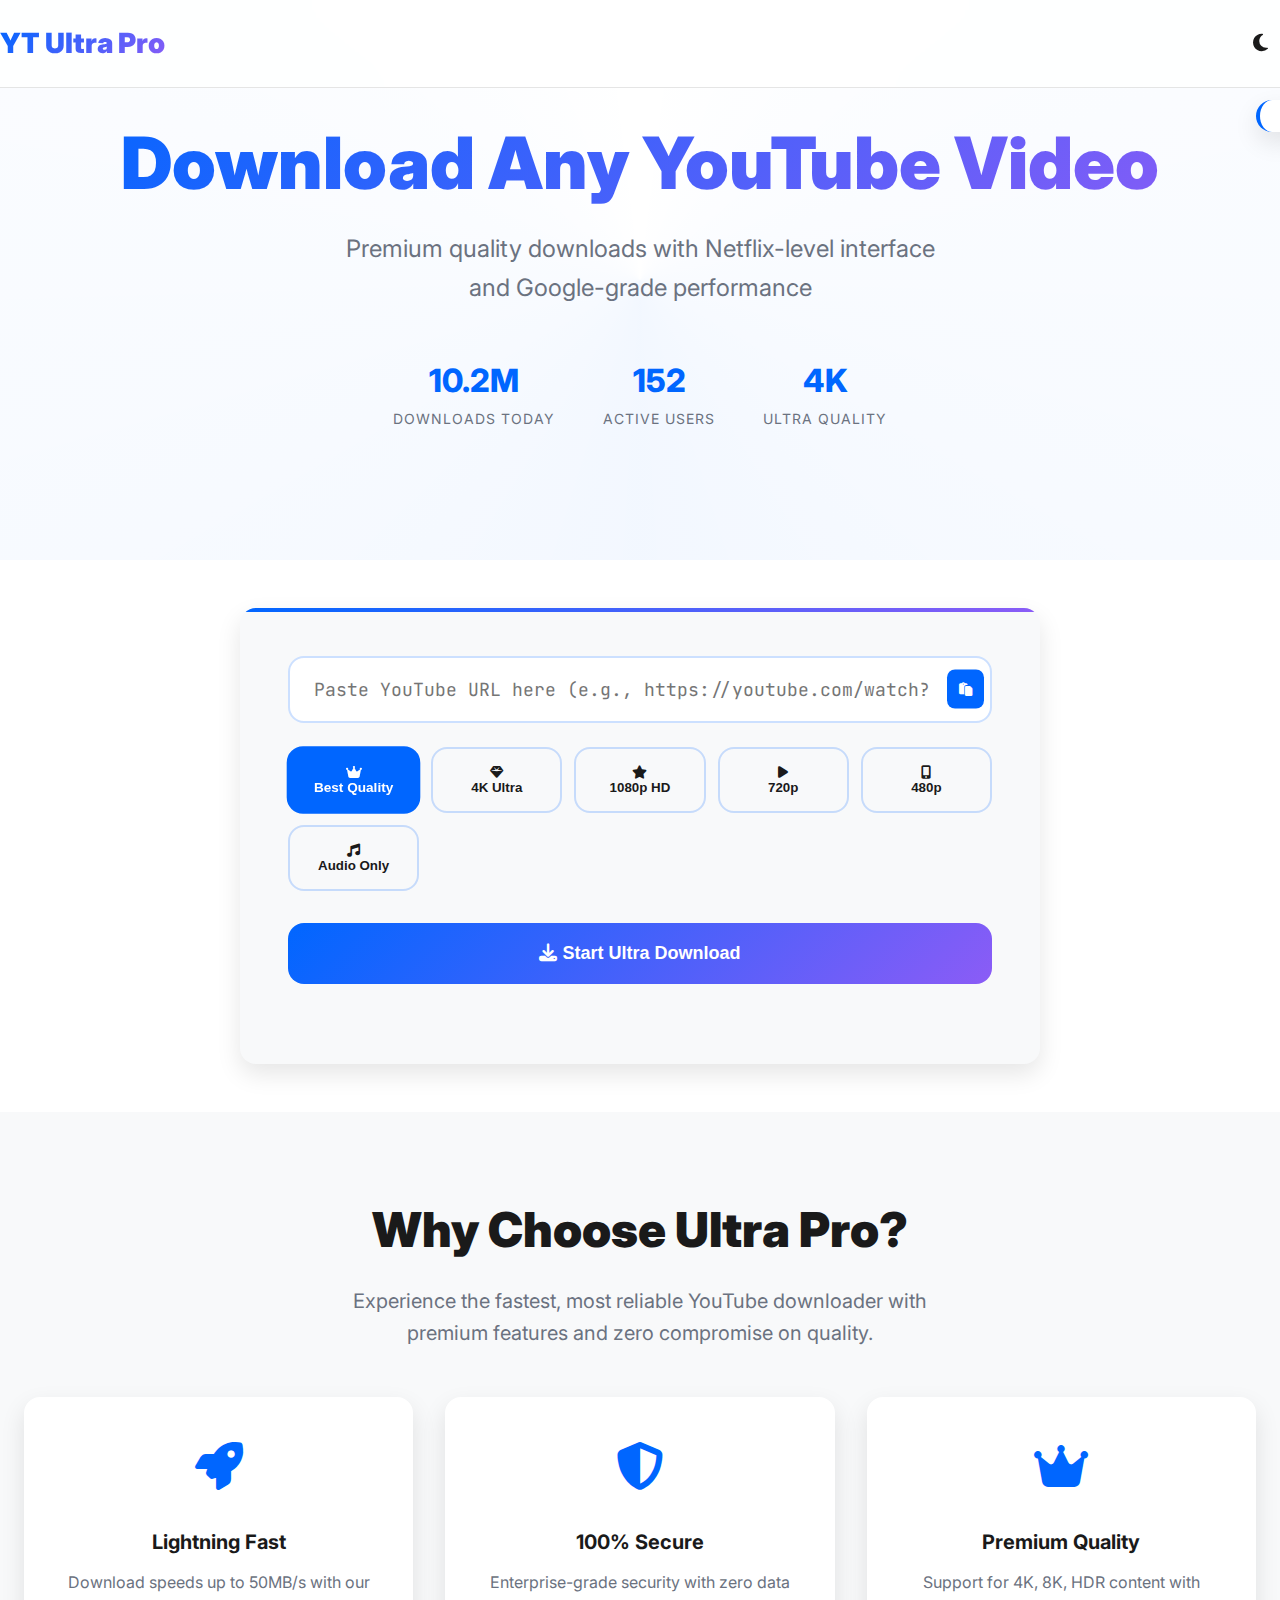
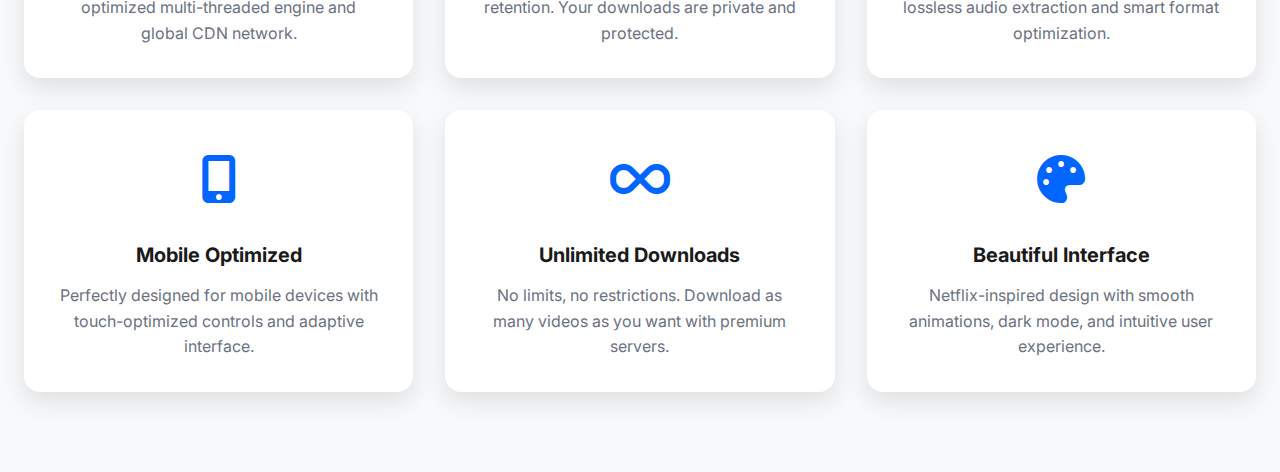
<file: frontend/index.html>
<!DOCTYPE html>
<html lang="en">

<head>
    <meta charset="UTF-8">
    <meta name="viewport" content="width=device-width, initial-scale=1.0">
    <title>YT Downloader Ultra Pro - Premium Video Downloads</title>
    <link
        href="https://fonts.googleapis.com/css2?family=Inter:wght@300;400;500;600;700;800;900&family=JetBrains+Mono:wght@400;500&display=swap"
        rel="stylesheet">
    <link href="https://cdnjs.cloudflare.com/ajax/libs/font-awesome/6.4.0/css/all.min.css" rel="stylesheet">
    <style>
        :root {
            --primary: #0066FF;
            --primary-light: #1976FF;
            --primary-dark: #0052CC;
            --secondary: #00C851;
            --accent: #FFB300;
            --bg-light: #FFFFFF;
            --bg-dark: #1A1A1A;
            --surface-light: #F8F9FA;
            --surface-dark: #2D2D2D;
            --text-light: #1A1A1A;
            --text-dark: #FFFFFF;
            --text-muted-light: #6B7280;
            --text-muted-dark: #9CA3AF;
            --shadow: 0 10px 25px rgba(0, 0, 0, 0.1);
            --shadow-dark: 0 10px 25px rgba(0, 0, 0, 0.3);
            --gradient-aurora: linear-gradient(135deg, #0066FF 0%, #8B5CF6 100%);
            --gradient-sunset: linear-gradient(135deg, #FF6B35 0%, #F7931E 100%);
            --border-radius: 16px;
            --border-radius-sm: 8px;
            --transition: all 0.3s cubic-bezier(0.4, 0, 0.2, 1);
            --blur: blur(20px);
        }

        * {
            margin: 0;
            padding: 0;
            box-sizing: border-box;
        }

        body {
            font-family: 'Inter', sans-serif;
            background: var(--bg-light);
            color: var(--text-light);
            line-height: 1.6;
            overflow-x: hidden;
            transition: var(--transition);
        }

        body.dark {
            --bg-light: #0A0A0A;
            --surface-light: #1A1A1A;
            --text-light: #FFFFFF;
            --text-muted-light: #9CA3AF;
            --shadow: var(--shadow-dark);
        }

        .container {
            max-width: 1400px;
            margin: 0 auto;
            padding: 0 24px;
        }

        /* Header */
        .header {
            position: fixed;
            top: 0;
            left: 0;
            right: 0;
            z-index: 100;
            background: rgba(255, 255, 255, 0.8);
            backdrop-filter: var(--blur);
            border-bottom: 1px solid rgba(0, 0, 0, 0.1);
            transition: var(--transition);
        }

        body.dark .header {
            background: rgba(10, 10, 10, 0.8);
            border-bottom-color: rgba(255, 255, 255, 0.1);
        }

        .nav {
            display: flex;
            align-items: center;
            justify-content: space-between;
            padding: 20px 0;
        }

        .logo {
            font-size: 28px;
            font-weight: 900;
            background: var(--gradient-aurora);
            -webkit-background-clip: text;
            background-clip: text;
            -webkit-text-fill-color: transparent;
            text-decoration: none;
        }

        .nav-controls {
            display: flex;
            align-items: center;
            gap: 16px;
        }

        .theme-toggle {
            background: none;
            border: none;
            color: var(--text-light);
            font-size: 20px;
            cursor: pointer;
            padding: 12px;
            border-radius: var(--border-radius-sm);
            transition: var(--transition);
        }

        .theme-toggle:hover {
            background: rgba(0, 102, 255, 0.1);
            color: var(--primary);
        }

        /* Hero Section */
        .hero {
            padding: 120px 0 80px;
            text-align: center;
            position: relative;
            overflow: hidden;
        }

        .hero::before {
            content: '';
            position: absolute;
            top: -50%;
            left: -50%;
            width: 200%;
            height: 200%;
            background: conic-gradient(from 0deg, transparent, var(--primary), transparent);
            animation: rotate 20s linear infinite;
            opacity: 0.05;
            z-index: -1;
        }

        @keyframes rotate {
            to {
                transform: rotate(360deg);
            }
        }

        .hero-title {
            font-size: clamp(48px, 8vw, 72px);
            font-weight: 900;
            margin-bottom: 24px;
            background: var(--gradient-aurora);
            -webkit-background-clip: text;
            background-clip: text;
            -webkit-text-fill-color: transparent;
            line-height: 1.2;
        }

        .hero-subtitle {
            font-size: clamp(20px, 3vw, 24px);
            color: var(--text-muted-light);
            margin-bottom: 48px;
            max-width: 600px;
            margin-left: auto;
            margin-right: auto;
        }

        .stats-bar {
            display: flex;
            justify-content: center;
            gap: 48px;
            margin-bottom: 48px;
            flex-wrap: wrap;
        }

        .stat {
            text-align: center;
        }

        .stat-value {
            font-size: 32px;
            font-weight: 800;
            color: var(--primary);
            display: block;
        }

        .stat-label {
            font-size: 14px;
            color: var(--text-muted-light);
            text-transform: uppercase;
            letter-spacing: 1px;
        }

        /* Download Section */
        .download-section {
            background: var(--surface-light);
            border-radius: var(--border-radius);
            padding: 48px;
            margin: 48px auto;
            max-width: 800px;
            box-shadow: var(--shadow);
            position: relative;
            overflow: hidden;
        }

        .download-section::before {
            content: '';
            position: absolute;
            top: 0;
            left: 0;
            right: 0;
            height: 4px;
            background: var(--gradient-aurora);
        }

        .download-form {
            margin-bottom: 32px;
        }

        .url-input-container {
            position: relative;
            margin-bottom: 24px;
        }

        .url-input {
            width: 100%;
            padding: 20px 60px 20px 24px;
            font-size: 18px;
            border: 2px solid rgba(0, 102, 255, 0.2);
            border-radius: var(--border-radius);
            background: var(--bg-light);
            color: var(--text-light);
            transition: var(--transition);
            font-family: 'JetBrains Mono', monospace;
        }

        .url-input:focus {
            outline: none;
            border-color: var(--primary);
            box-shadow: 0 0 0 4px rgba(0, 102, 255, 0.1);
        }

        .paste-btn {
            position: absolute;
            right: 8px;
            top: 50%;
            transform: translateY(-50%);
            background: var(--primary);
            color: white;
            border: none;
            padding: 12px;
            border-radius: var(--border-radius-sm);
            cursor: pointer;
            transition: var(--transition);
        }

        .paste-btn:hover {
            background: var(--primary-dark);
            transform: translateY(-50%) scale(1.05);
        }

        .quality-selector {
            display: grid;
            grid-template-columns: repeat(auto-fit, minmax(120px, 1fr));
            gap: 12px;
            margin-bottom: 32px;
        }

        .quality-option {
            background: none;
            border: 2px solid rgba(0, 102, 255, 0.2);
            border-radius: var(--border-radius);
            padding: 16px 12px;
            text-align: center;
            cursor: pointer;
            transition: var(--transition);
            font-weight: 600;
            color: var(--text-light);
        }

        .quality-option.selected {
            background: var(--primary);
            border-color: var(--primary);
            color: white;
            transform: scale(1.02);
        }

        .quality-option:hover:not(.selected) {
            border-color: var(--primary);
            background: rgba(0, 102, 255, 0.1);
        }

        .download-btn {
            width: 100%;
            background: var(--gradient-aurora);
            color: white;
            border: none;
            padding: 20px 32px;
            font-size: 18px;
            font-weight: 700;
            border-radius: var(--border-radius);
            cursor: pointer;
            transition: var(--transition);
            position: relative;
            overflow: hidden;
        }

        .download-btn:hover {
            transform: translateY(-2px);
            box-shadow: 0 12px 24px rgba(0, 102, 255, 0.3);
        }

        .download-btn:active {
            transform: translateY(0);
        }

        .download-btn:disabled {
            opacity: 0.7;
            cursor: not-allowed;
            transform: none;
            box-shadow: none;
        }

        /* Video Info Card */
        .video-info {
            background: var(--bg-light);
            border-radius: var(--border-radius);
            padding: 24px;
            margin-bottom: 32px;
            border: 2px solid rgba(0, 102, 255, 0.1);
            display: none;
            opacity: 0;
            transform: translateY(20px);
            transition: var(--transition);
        }

        .video-info.show {
            display: block;
            opacity: 1;
            transform: translateY(0);
        }

        .video-info-content {
            display: flex;
            gap: 20px;
            align-items: flex-start;
        }

        .video-thumbnail {
            width: 120px;
            height: 68px;
            border-radius: var(--border-radius-sm);
            object-fit: cover;
            flex-shrink: 0;
        }

        .video-details h3 {
            font-size: 18px;
            font-weight: 700;
            margin-bottom: 8px;
            line-height: 1.3;
        }

        .video-meta {
            display: flex;
            gap: 16px;
            color: var(--text-muted-light);
            font-size: 14px;
            flex-wrap: wrap;
        }

        /* Progress */
        .progress-container {
            display: none;
            margin-top: 24px;
        }

        .progress-container.show {
            display: block;
        }

        .progress-header {
            display: flex;
            justify-content: space-between;
            align-items: center;
            margin-bottom: 12px;
        }

        .progress-status {
            font-weight: 600;
            color: var(--primary);
        }

        .progress-stats {
            font-size: 14px;
            color: var(--text-muted-light);
            font-family: 'JetBrains Mono', monospace;
        }

        .progress-bar {
            height: 8px;
            background: rgba(0, 102, 255, 0.1);
            border-radius: 4px;
            overflow: hidden;
            margin-bottom: 16px;
        }

        .progress-fill {
            height: 100%;
            background: var(--gradient-aurora);
            width: 0%;
            transition: width 0.5s ease;
            position: relative;
        }

        .progress-fill::after {
            content: '';
            position: absolute;
            top: 0;
            left: 0;
            right: 0;
            bottom: 0;
            background: linear-gradient(90deg, transparent, rgba(255, 255, 255, 0.3), transparent);
            animation: shimmer 2s infinite;
        }

        @keyframes shimmer {
            0% {
                transform: translateX(-100%);
            }

            100% {
                transform: translateX(100%);
            }
        }

        .download-complete {
            display: none;
            text-align: center;
            padding: 32px;
            border-radius: var(--border-radius);
            background: linear-gradient(135deg, rgba(0, 200, 81, 0.1), rgba(0, 200, 81, 0.05));
            border: 2px solid rgba(0, 200, 81, 0.2);
        }

        .download-complete.show {
            display: block;
        }

        .success-icon {
            font-size: 64px;
            color: var(--secondary);
            margin-bottom: 16px;
            animation: bounce 0.6s ease;
        }

        @keyframes bounce {

            0%,
            20%,
            53%,
            80%,
            100% {
                transform: translate3d(0, 0, 0);
            }

            40%,
            43% {
                transform: translate3d(0, -20px, 0);
            }

            70% {
                transform: translate3d(0, -10px, 0);
            }

            90% {
                transform: translate3d(0, -4px, 0);
            }
        }

        .download-file-btn {
            background: var(--secondary);
            color: white;
            border: none;
            padding: 16px 32px;
            font-size: 16px;
            font-weight: 700;
            border-radius: var(--border-radius);
            cursor: pointer;
            transition: var(--transition);
            margin-top: 16px;
        }

        .download-file-btn:hover {
            background: #00A041;
            transform: translateY(-2px);
            box-shadow: 0 8px 16px rgba(0, 200, 81, 0.3);
        }

        /* Features Section */
        .features {
            padding: 80px 0;
            background: var(--surface-light);
        }

        .features-grid {
            display: grid;
            grid-template-columns: repeat(auto-fit, minmax(300px, 1fr));
            gap: 32px;
            margin-top: 48px;
        }

        .feature-card {
            background: var(--bg-light);
            padding: 32px;
            border-radius: var(--border-radius);
            box-shadow: var(--shadow);
            text-align: center;
            transition: var(--transition);
        }

        .feature-card:hover {
            transform: translateY(-8px);
            box-shadow: 0 20px 40px rgba(0, 0, 0, 0.15);
        }

        .feature-icon {
            font-size: 48px;
            color: var(--primary);
            margin-bottom: 20px;
        }

        .feature-title {
            font-size: 20px;
            font-weight: 700;
            margin-bottom: 12px;
        }

        .feature-description {
            color: var(--text-muted-light);
            line-height: 1.6;
        }

        /* Responsive Design */
        @media (max-width: 768px) {
            .container {
                padding: 0 16px;
            }

            .nav {
                padding: 16px 0;
            }

            .logo {
                font-size: 24px;
            }

            .hero {
                padding: 100px 0 60px;
            }

            .download-section {
                padding: 32px 24px;
                margin: 32px 16px;
            }

            .stats-bar {
                gap: 24px;
            }

            .quality-selector {
                grid-template-columns: repeat(2, 1fr);
            }

            .video-info-content {
                flex-direction: column;
                text-align: center;
            }

            .video-thumbnail {
                align-self: center;
            }

            .features {
                padding: 60px 0;
            }

            .features-grid {
                gap: 24px;
                margin-top: 32px;
            }
        }

        /* Loading Animation */
        .loading {
            display: inline-block;
            width: 20px;
            height: 20px;
            border: 2px solid rgba(255, 255, 255, 0.3);
            border-radius: 50%;
            border-top-color: currentColor;
            animation: spin 1s linear infinite;
            margin-right: 8px;
        }

        @keyframes spin {
            to {
                transform: rotate(360deg);
            }
        }

        /* Notification */
        .notification {
            position: fixed;
            top: 100px;
            right: 24px;
            background: var(--bg-light);
            color: var(--text-light);
            padding: 16px 24px;
            border-radius: var(--border-radius);
            box-shadow: var(--shadow);
            border-left: 4px solid var(--primary);
            transform: translateX(100%);
            transition: var(--transition);
            z-index: 200;
            max-width: 400px;
        }

        .notification.show {
            transform: translateX(0);
        }

        .notification.error {
            border-left-color: #EF4444;
        }

        .notification.success {
            border-left-color: var(--secondary);
        }

        /* Accessibility */
        @media (prefers-reduced-motion: reduce) {
            * {
                animation-duration: 0.01ms !important;
                animation-iteration-count: 1 !important;
                transition-duration: 0.01ms !important;
            }
        }

        /* Focus styles */
        button:focus-visible,
        input:focus-visible {
            outline: 2px solid var(--primary);
            outline-offset: 2px;
        }
    </style>
</head>

<body>
    <header class="header">
        <nav class="nav container">
            <a href="#" class="logo">YT Ultra Pro</a>
            <div class="nav-controls">
                <button class="theme-toggle" id="themeToggle" aria-label="Toggle theme">
                    <i class="fas fa-moon"></i>
                </button>
            </div>
        </nav>
    </header>

    <main>
        <section class="hero">
            <div class="container">
                <h1 class="hero-title">Download Any YouTube Video</h1>
                <p class="hero-subtitle">Premium quality downloads with Netflix-level interface and Google-grade
                    performance</p>

                <div class="stats-bar">
                    <div class="stat">
                        <span class="stat-value" id="totalDownloads">10.2M</span>
                        <span class="stat-label">Downloads Today</span>
                    </div>
                    <div class="stat">
                        <span class="stat-value" id="activeUsers">152</span>
                        <span class="stat-label">Active Users</span>
                    </div>
                    <div class="stat">
                        <span class="stat-value">4K</span>
                        <span class="stat-label">Ultra Quality</span>
                    </div>
                </div>
            </div>
        </section>

        <section class="download-section container">
            <form class="download-form" id="downloadForm">
                <div class="url-input-container">
                    <input type="url" class="url-input" id="urlInput"
                        placeholder="Paste YouTube URL here (e.g., https://youtube.com/watch?v=...)" required
                        autocomplete="url">
                    <button type="button" class="paste-btn" id="pasteBtn" title="Paste from clipboard">
                        <i class="fas fa-paste"></i>
                    </button>
                </div>

                <div class="video-info" id="videoInfo">
                    <div class="video-info-content">
                        <img class="video-thumbnail" id="videoThumbnail" alt="Video thumbnail">
                        <div class="video-details">
                            <h3 id="videoTitle"></h3>
                            <div class="video-meta">
                                <span id="videoUploader"></span>
                                <span id="videoDuration"></span>
                                <span id="videoViews"></span>
                            </div>
                        </div>
                    </div>
                </div>

                <div class="quality-selector" id="qualitySelector">
                    <button type="button" class="quality-option selected" data-quality="best">
                        <i class="fas fa-crown"></i><br>Best Quality
                    </button>
                    <button type="button" class="quality-option" data-quality="4k">
                        <i class="fas fa-gem"></i><br>4K Ultra
                    </button>
                    <button type="button" class="quality-option" data-quality="1080p">
                        <i class="fas fa-star"></i><br>1080p HD
                    </button>
                    <button type="button" class="quality-option" data-quality="720p">
                        <i class="fas fa-play"></i><br>720p
                    </button>
                    <button type="button" class="quality-option" data-quality="480p">
                        <i class="fas fa-mobile-alt"></i><br>480p
                    </button>
                    <button type="button" class="quality-option" data-quality="audio">
                        <i class="fas fa-music"></i><br>Audio Only
                    </button>
                </div>

                <button type="submit" class="download-btn" id="downloadBtn">
                    <i class="fas fa-download"></i>
                    Start Ultra Download
                </button>
            </form>

            <div class="progress-container" id="progressContainer">
                <div class="progress-header">
                    <span class="progress-status" id="progressStatus">Initializing...</span>
                    <span class="progress-stats" id="progressStats"></span>
                </div>
                <div class="progress-bar">
                    <div class="progress-fill" id="progressFill"></div>
                </div>
            </div>

            <div class="download-complete" id="downloadComplete">
                <div class="success-icon">
                    <i class="fas fa-check-circle"></i>
                </div>
                <h3>Download Complete!</h3>
                <p>Your video has been processed with premium quality</p>
                <button class="download-file-btn" id="downloadFileBtn">
                    <i class="fas fa-download"></i>
                    Download File
                </button>
            </div>
        </section>

        <section class="features">
            <div class="container">
                <h2 style="text-align: center; font-size: 48px; font-weight: 900; margin-bottom: 16px;">Why Choose Ultra
                    Pro?</h2>
                <p
                    style="text-align: center; font-size: 20px; color: var(--text-muted-light); max-width: 600px; margin: 0 auto;">
                    Experience the fastest, most reliable YouTube downloader with premium features and zero compromise
                    on quality.</p>

                <div class="features-grid">
                    <div class="feature-card">
                        <div class="feature-icon">
                            <i class="fas fa-rocket"></i>
                        </div>
                        <h3 class="feature-title">Lightning Fast</h3>
                        <p class="feature-description">Download speeds up to 50MB/s with our optimized multi-threaded
                            engine and global CDN network.</p>
                    </div>

                    <div class="feature-card">
                        <div class="feature-icon">
                            <i class="fas fa-shield-alt"></i>
                        </div>
                        <h3 class="feature-title">100% Secure</h3>
                        <p class="feature-description">Enterprise-grade security with zero data retention. Your
                            downloads are private and protected.</p>
                    </div>

                    <div class="feature-card">
                        <div class="feature-icon">
                            <i class="fas fa-crown"></i>
                        </div>
                        <h3 class="feature-title">Premium Quality</h3>
                        <p class="feature-description">Support for 4K, 8K, HDR content with lossless audio extraction
                            and smart format optimization.</p>
                    </div>

                    <div class="feature-card">
                        <div class="feature-icon">
                            <i class="fas fa-mobile-alt"></i>
                        </div>
                        <h3 class="feature-title">Mobile Optimized</h3>
                        <p class="feature-description">Perfectly designed for mobile devices with touch-optimized
                            controls and adaptive interface.</p>
                    </div>

                    <div class="feature-card">
                        <div class="feature-icon">
                            <i class="fas fa-infinity"></i>
                        </div>
                        <h3 class="feature-title">Unlimited Downloads</h3>
                        <p class="feature-description">No limits, no restrictions. Download as many videos as you want
                            with premium servers.</p>
                    </div>

                    <div class="feature-card">
                        <div class="feature-icon">
                            <i class="fas fa-palette"></i>
                        </div>
                        <h3 class="feature-title">Beautiful Interface</h3>
                        <p class="feature-description">Netflix-inspired design with smooth animations, dark mode, and
                            intuitive user experience.</p>
                    </div>
                </div>
            </div>
        </section>
    </main>

    <div class="notification" id="notification">
        <span id="notificationText"></span>
    </div>

    <script>
        class YouTubeDownloaderUltra {
            constructor() {
                this.API_BASE = 'https://ytultrahd.onrender.com/api';
                this.currentDownloadId = null;
                this.progressInterval = null;
                this.selectedQuality = 'best';

                this.initializeElements();
                this.setupEventListeners();
                this.initializeTheme();
                this.startLiveStats();
            }

            initializeElements() {
                this.urlInput = document.getElementById('urlInput');
                this.pasteBtn = document.getElementById('pasteBtn');
                this.downloadForm = document.getElementById('downloadForm');
                this.downloadBtn = document.getElementById('downloadBtn');
                this.qualitySelector = document.getElementById('qualitySelector');
                this.videoInfo = document.getElementById('videoInfo');
                this.progressContainer = document.getElementById('progressContainer');
                this.downloadComplete = document.getElementById('downloadComplete');
                this.themeToggle = document.getElementById('themeToggle');
                this.notification = document.getElementById('notification');
            }

            setupEventListeners() {
                // Form submission
                this.downloadForm.addEventListener('submit', (e) => {
                    e.preventDefault();
                    this.handleDownload();
                });

                // URL input changes
                this.urlInput.addEventListener('input', this.debounce(() => {
                    this.handleUrlInput();
                }, 800));

                this.urlInput.addEventListener('paste', () => {
                    setTimeout(() => this.handleUrlInput(), 100);
                });

                // Paste button
                this.pasteBtn.addEventListener('click', async () => {
                    try {
                        const text = await navigator.clipboard.readText();
                        this.urlInput.value = text;
                        this.handleUrlInput();
                        this.showNotification('URL pasted from clipboard', 'success');
                    } catch (err) {
                        this.showNotification('Unable to access clipboard', 'error');
                    }
                });

                // Quality selection
                this.qualitySelector.addEventListener('click', (e) => {
                    if (e.target.closest('.quality-option')) {
                        const option = e.target.closest('.quality-option');
                        document.querySelectorAll('.quality-option').forEach(opt => opt.classList.remove('selected'));
                        option.classList.add('selected');
                        this.selectedQuality = option.dataset.quality;
                    }
                });

                // Theme toggle
                this.themeToggle.addEventListener('click', () => {
                    this.toggleTheme();
                });

                // Download file button
                document.getElementById('downloadFileBtn').addEventListener('click', () => {
                    if (this.currentDownloadId) {
                        window.open(`${this.API_BASE.replace('/api', '')}/api/file/${this.currentDownloadId}`, '_blank');
                    }
                });
            }

            initializeTheme() {
                const savedTheme = localStorage.getItem('theme') || 'light';
                if (savedTheme === 'dark') {
                    document.body.classList.add('dark');
                    this.themeToggle.querySelector('i').className = 'fas fa-sun';
                }
            }

            toggleTheme() {
                document.body.classList.toggle('dark');
                const isDark = document.body.classList.contains('dark');
                this.themeToggle.querySelector('i').className = isDark ? 'fas fa-sun' : 'fas fa-moon';
                localStorage.setItem('theme', isDark ? 'dark' : 'light');
            }

            async handleUrlInput() {
                const url = this.urlInput.value.trim();
                if (!url || !this.isValidYouTubeUrl(url)) {
                    this.hideVideoInfo();
                    return;
                }

                try {
                    this.showLoading('Fetching video info...');
                    const response = await fetch(`${this.API_BASE}/info`, {
                        method: 'POST',
                        headers: {
                            'Content-Type': 'application/json',
                        },
                        body: JSON.stringify({ url })
                    });

                    const result = await response.json();

                    if (result.success) {
                        this.displayVideoInfo(result.data);
                        this.showNotification('Video information loaded successfully', 'success');
                    } else {
                        throw new Error(result.error || 'Failed to fetch video info');
                    }
                } catch (error) {
                    this.showNotification(`Error: ${error.message}`, 'error');
                    this.hideVideoInfo();
                } finally {
                    this.hideLoading();
                }
            }

            isValidYouTubeUrl(url) {
                const patterns = [
                    /^https?:\/\/(www\.)?(youtube\.com|youtu\.be)\/.+/,
                    /^https?:\/\/(www\.)?youtube\.com\/watch\?v=[\w-]+/,
                    /^https?:\/\/youtu\.be\/[\w-]+/,
                    /^https?:\/\/(www\.)?youtube\.com\/embed\/[\w-]+/
                ];
                return patterns.some(pattern => pattern.test(url));
            }

            displayVideoInfo(info) {
                const thumbnail = document.getElementById('videoThumbnail');
                const title = document.getElementById('videoTitle');
                const uploader = document.getElementById('videoUploader');
                const duration = document.getElementById('videoDuration');
                const views = document.getElementById('videoViews');

                thumbnail.src = info.thumbnail || '[data-uri]';
                title.textContent = info.title || 'Unknown Title';
                uploader.textContent = `👤 ${info.uploader || 'Unknown Channel'}`;

                if (info.duration) {
                    const minutes = Math.floor(info.duration / 60);
                    const seconds = info.duration % 60;
                    duration.textContent = `⏱️ ${minutes}:${seconds.toString().padStart(2, '0')}`;
                } else {
                    duration.textContent = '';
                }

                if (info.view_count) {
                    views.textContent = `👁️ ${this.formatNumber(info.view_count)} views`;
                } else {
                    views.textContent = '';
                }

                this.showVideoInfo();
            }

            showVideoInfo() {
                this.videoInfo.classList.add('show');
            }

            hideVideoInfo() {
                this.videoInfo.classList.remove('show');
            }

            async handleDownload() {
                const url = this.urlInput.value.trim();
                if (!url || !this.isValidYouTubeUrl(url)) {
                    this.showNotification('Please enter a valid YouTube URL', 'error');
                    return;
                }

                try {
                    this.showLoading('Initializing download...');
                    this.showProgress();

                    const response = await fetch(`${this.API_BASE}/download`, {
                        method: 'POST',
                        headers: {
                            'Content-Type': 'application/json',
                        },
                        body: JSON.stringify({
                            url: url,
                            quality: this.selectedQuality
                        })
                    });

                    const result = await response.json();

                    if (result.success) {
                        this.currentDownloadId = result.download_id;
                        this.startProgressMonitoring();
                        this.showNotification('Download started successfully!', 'success');
                    } else {
                        throw new Error(result.error || 'Failed to start download');
                    }
                } catch (error) {
                    this.showNotification(`Error: ${error.message}`, 'error');
                    this.hideProgress();
                } finally {
                    this.hideLoading();
                }
            }

            startProgressMonitoring() {
                if (this.progressInterval) {
                    clearInterval(this.progressInterval);
                }

                this.progressInterval = setInterval(async () => {
                    if (!this.currentDownloadId) return;

                    try {
                        const response = await fetch(`${this.API_BASE}/status/${this.currentDownloadId}`);
                        const result = await response.json();

                        if (result.success) {
                            this.updateProgress(result.status);
                        }
                    } catch (error) {
                        console.error('Progress monitoring error:', error);
                    }
                }, 1000);
            }

            updateProgress(status) {
                const progressStatus = document.getElementById('progressStatus');
                const progressStats = document.getElementById('progressStats');
                const progressFill = document.getElementById('progressFill');

                switch (status.status) {
                    case 'initializing':
                        progressStatus.textContent = 'Initializing download...';
                        progressFill.style.width = '5%';
                        break;

                    case 'downloading':
                        progressStatus.textContent = 'Downloading...';
                        const progress = status.progress || 0;
                        progressFill.style.width = `${progress}%`;

                        let statsText = `${progress}%`;
                        if (status.speed) {
                            const speedMB = (status.speed / (1024 * 1024)).toFixed(1);
                            statsText += ` • ${speedMB} MB/s`;
                        }
                        if (status.eta) {
                            const eta = status.eta > 60 ? `${Math.floor(status.eta / 60)}m ${status.eta % 60}s` : `${status.eta}s`;
                            statsText += ` • ETA: ${eta}`;
                        }
                        progressStats.textContent = statsText;
                        break;

                    case 'completed':
                        progressStatus.textContent = 'Download completed!';
                        progressFill.style.width = '100%';
                        progressStats.textContent = '100% • Ready for download';

                        setTimeout(() => {
                            this.hideProgress();
                            this.showDownloadComplete();
                        }, 1000);

                        if (this.progressInterval) {
                            clearInterval(this.progressInterval);
                            this.progressInterval = null;
                        }
                        break;

                    case 'error':
                        progressStatus.textContent = 'Download failed';
                        progressStats.textContent = status.error || 'Unknown error';
                        this.showNotification(`Download failed: ${status.error}`, 'error');

                        if (this.progressInterval) {
                            clearInterval(this.progressInterval);
                            this.progressInterval = null;
                        }
                        break;
                }
            }

            showProgress() {
                this.progressContainer.classList.add('show');
                this.downloadComplete.classList.remove('show');
            }

            hideProgress() {
                this.progressContainer.classList.remove('show');
            }

            showDownloadComplete() {
                this.downloadComplete.classList.add('show');
            }

            showLoading(text) {
                this.downloadBtn.disabled = true;
                this.downloadBtn.innerHTML = `<span class="loading"></span>${text}`;
            }

            hideLoading() {
                this.downloadBtn.disabled = false;
                this.downloadBtn.innerHTML = '<i class="fas fa-download"></i> Start Ultra Download';
            }

            showNotification(message, type = 'info') {
                const notification = document.getElementById('notification');
                const notificationText = document.getElementById('notificationText');

                notification.className = `notification ${type}`;
                notificationText.textContent = message;
                notification.classList.add('show');

                setTimeout(() => {
                    notification.classList.remove('show');
                }, 4000);
            }

            formatNumber(num) {
                if (num >= 1000000000) {
                    return (num / 1000000000).toFixed(1) + 'B';
                } else if (num >= 1000000) {
                    return (num / 1000000).toFixed(1) + 'M';
                } else if (num >= 1000) {
                    return (num / 1000).toFixed(1) + 'K';
                }
                return num.toString();
            }

            startLiveStats() {
                // Simulate live stats updates
                const totalDownloads = document.getElementById('totalDownloads');
                const activeUsers = document.getElementById('activeUsers');

                let downloads = 10200000;
                let users = 152;

                setInterval(() => {
                    downloads += Math.floor(Math.random() * 50) + 10;
                    users += Math.floor(Math.random() * 10) - 5;
                    users = Math.max(50, Math.min(500, users));

                    totalDownloads.textContent = this.formatNumber(downloads);
                    activeUsers.textContent = users;
                }, 3000);
            }

            debounce(func, wait) {
                let timeout;
                return function executedFunction(...args) {
                    const later = () => {
                        clearTimeout(timeout);
                        func(...args);
                    };
                    clearTimeout(timeout);
                    timeout = setTimeout(later, wait);
                };
            }
        }

        // Initialize the application
        document.addEventListener('DOMContentLoaded', () => {
            new YouTubeDownloaderUltra();
        });

        // Progressive Web App features
        if ('serviceWorker' in navigator) {
            navigator.serviceWorker.register('/sw.js').catch(() => {
                // Service worker registration failed
            });
        }

        // Add to home screen prompt
        let deferredPrompt;
        window.addEventListener('beforeinstallprompt', (e) => {
            e.preventDefault();
            deferredPrompt = e;

            // Show install button or banner
            const installBanner = document.createElement('div');
            installBanner.innerHTML = `
                <div style="
                    position: fixed; 
                    bottom: 20px; 
                    left: 20px; 
                    right: 20px; 
                    background: var(--primary); 
                    color: white; 
                    padding: 16px; 
                    border-radius: 12px; 
                    display: flex; 
                    align-items: center; 
                    justify-content: space-between;
                    box-shadow: var(--shadow);
                    z-index: 1000;
                ">
                    <span>📱 Install YT Ultra Pro for faster access</span>
                    <button onclick="installApp()" style="
                        background: white; 
                        color: var(--primary); 
                        border: none; 
                        padding: 8px 16px; 
                        border-radius: 8px; 
                        font-weight: 600; 
                        cursor: pointer;
                    ">Install</button>
                    <button onclick="this.parentElement.parentElement.remove()" style="
                        background: none; 
                        color: white; 
                        border: none; 
                        font-size: 20px; 
                        cursor: pointer; 
                        margin-left: 8px;
                    ">&times;</button>
                </div>
            `;
            document.body.appendChild(installBanner);
        });

        window.installApp = async () => {
            if (deferredPrompt) {
                deferredPrompt.prompt();
                const { outcome } = await deferredPrompt.userChoice;
                deferredPrompt = null;

                // Remove install banner
                document.querySelector('[style*="position: fixed"]')?.parentElement?.remove();
            }
        };
    </script>
</body>

</html>
</file>
